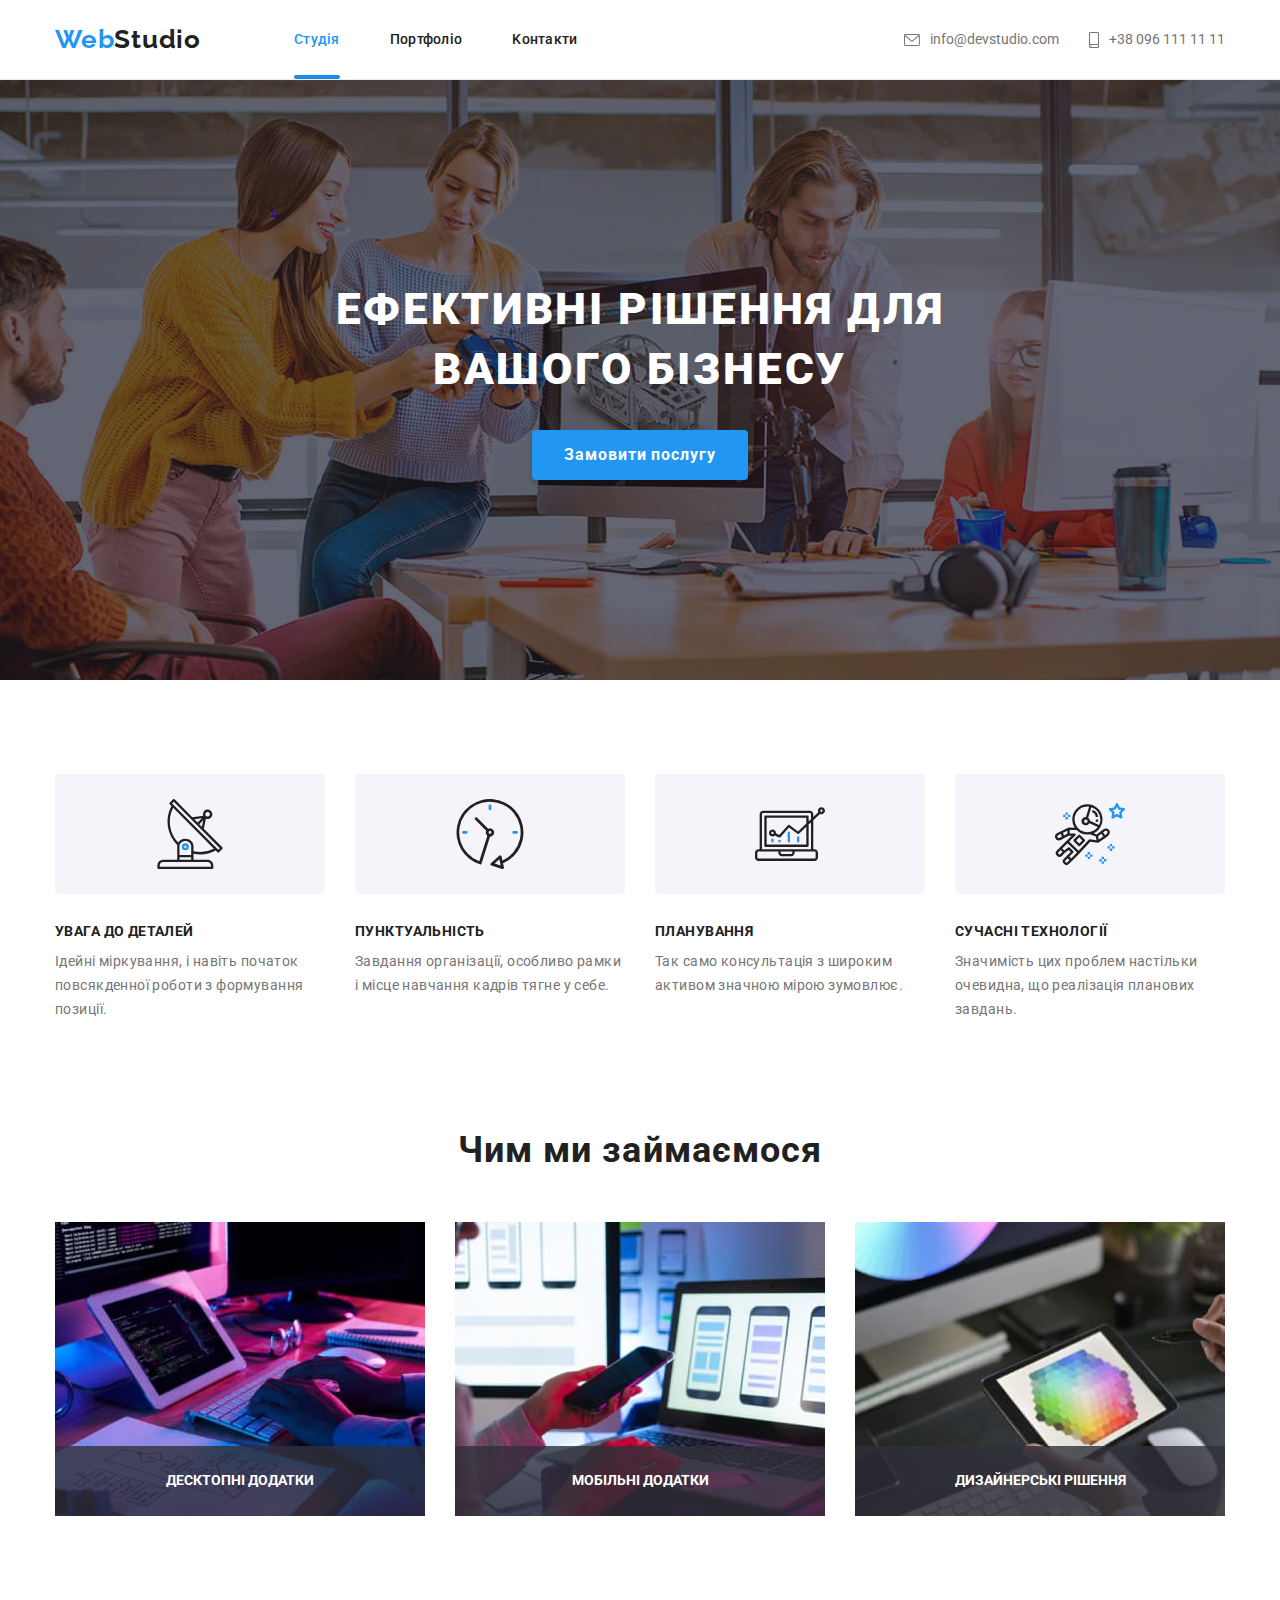
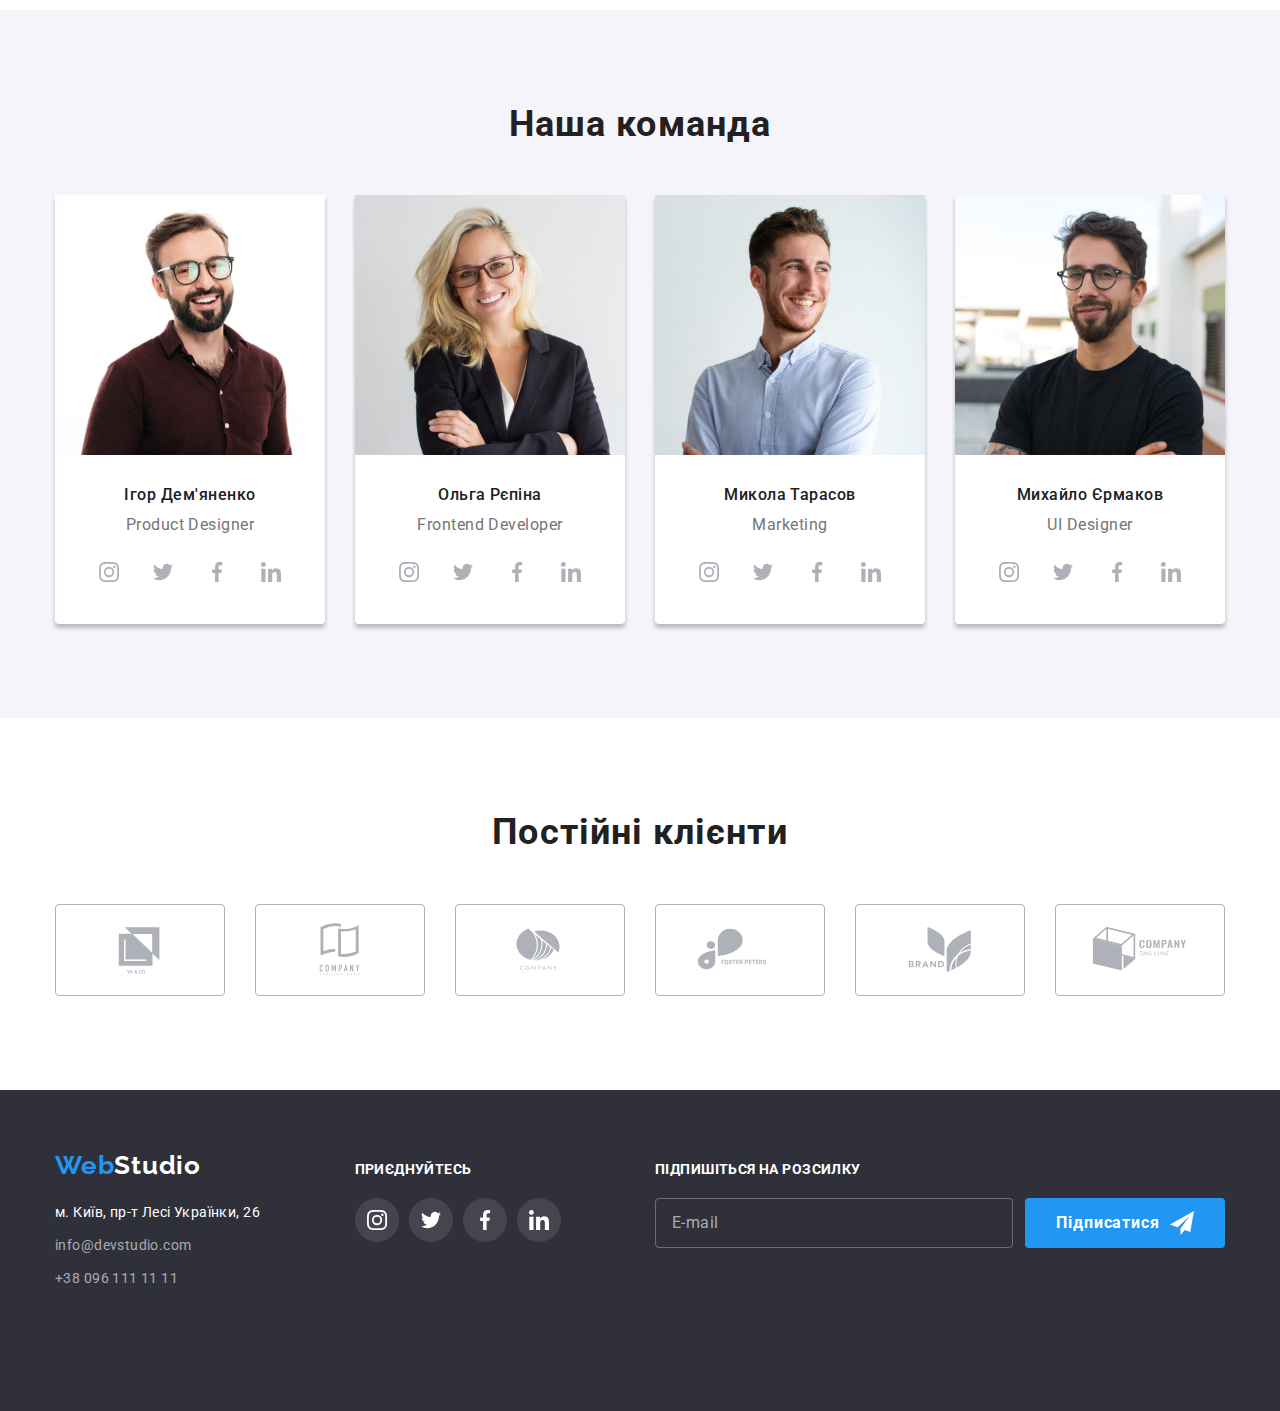
<file: index.html>
<!DOCTYPE html>
<html lang="uk">

<head>
    <meta charset="UTF-8">
    <meta http-equiv="X-UA-Compatible" content="IE=edge">
    <meta name="viewport" content="width=device-width, initial-scale=1.0">
    <title>Студія</title>
    <link
        href="https://fonts.googleapis.com/css2?family=Montserrat:wght@400;500;700;900&family=Raleway:wght@700&family=Roboto:wght@400;500;700;900&display=swap"
        rel="stylesheet" />
    <link rel="stylesheet"
        href="https://cdnjs.cloudflare.com/ajax/libs/modern-normalize/1.1.0/modern-normalize.min.css" />
     <link rel="stylesheet" href="./css/main.min.css"/>
</head>

<body>
    <header class="header">
        <div class="container header__container">
            <nav class="nav">
                <a class="logo header__logo" href="./index.html">Web<span class="logo__txt">Studio</span></a>
                <div class="nav__box">
                <ul class="list nav__list">
                    <li class="nav__item"><a class="nav__link nav__link--current" href="./index.html">Студія</a></li>
                    <li class="nav__item"><a class="nav__link" href="./portfolio.html">Портфоліо</a></li>
                    <li class="nav__item"><a class="nav__link" href="#">Kонтакти</a></li>
                </ul>
                </div>
            </nav>
            <ul class="list header__contacts-list">
                <li class="header__contacts-item">
                    <a class="header__contacts-link" href="mailto:info@devstudio.com">
                        <svg class="header__contacts-icon" width="16" height="12">
                            <use href="./images/symbol-defs.svg#icon-envelope"></use></svg>info@devstudio.com</a>
                </li>
                <li class="header__contacts-item">
                    <a class="header__contacts-link" href="tel:+380961111111">
                        <svg class="header__contacts-icon" width="10" height="16">
                            <use href="./images/symbol-defs.svg#icon-smartphone"></use>
                        </svg>+38 096 111 11 11</a>
                </li>
            </ul>
            <button type="button" class="header__button">
                <svg class="menu-open-icon" width="40" height="40"><use href="./images/symbol-defs.svg#icon-menu_40px"></use></svg>
            </button>
        </div>
    <div class="mob-menu">
        <div class="container">
            <div class="mob-menu__top">
            <button type="button" class="mob-menu__close">
                <svg class="menu-icon" width="40" height="40"><use href="./images/symbol-defs.svg#icon-mobile-close"></use></svg>
            </button>
            <ul class="mob-menu-list list">
                <li class="mob-menu-list__item"><a class="mob-menu-list__link" href="./index.html">Студія</a></li>
                <li class="mob-menu-list__item"><a class="mob-menu-list__link" href="./portfolio.html">Портфоліо</a></li>
                <li class="mob-menu-list__item"><a class="mob-menu-list__link" href="#">Kонтакти</a></li>
            </ul>
            </div>
            <div class="mob-menu__bottom">
            <div class="mob-connect">
                <ul class="list mob-connect__list">
                 <li class="mob-connect__item">
                    <a class="mob-connect__link" href="tel:+380961111111">+38 096 111 11 11</a>
                    </li>
                    <li class="mob-connect__item">
                        <a class="mob-connect__link" href="mailto:info@devstudio.com">info@devstudio.com</a>
                    </li>
                </ul>
                <ul class="mob-soc list">
                    <li class="mob-soc__item"><a class="mob-soc__link" href="#">Instagram</a></li>
                    <li class="mob-soc__item"><a class="mob-soc__link" href="#">Twitter</a></li>
                    <li class="mob-soc__item"><a class="mob-soc__link" href="#">Facebook</a></li>
                    <li class="mob-soc__item"><a class="mob-soc__link" href="#">LinkedIn</a></li>
                </ul>
                </div>
                </div>
            </div>
    </div>     
    </header>
    <main>
        <section class="hero">
            <div class="container">
                <h1 class="hero__title">Ефективні рішення для вашого бізнесу</h1>
                <button class="button hero__button" type="button" data-modal-open>Замовити послугу</button>
            </div>
        </section>
        <section class="features">
            <div class="container">
                <h2 class="secondary-title visually-hidden">Наші переваги</h2>
                <ul class="list features__list">
                    <li class="features__item atenna-svg">
                        <div class="features__icon">
                        <svg width="70" height="70"><use href="./images/symbol-defs.svg#icon-antenna"></use></svg>
                        </div>
                        <h3 class="features__title">Увага до деталей</h3>
                        <p class="features__subtitle">Ідейні міркування, і навіть початок повсякденної роботи з
                            формування
                            позиції.</p>
                    </li>
                    <li class="features__item clock-svg">
                        <div class="features__icon">
                        <svg width="70" height="70"><use href="./images/symbol-defs.svg#icon-clock"></use></svg>
                        </div>
                        <h3 class="features__title">Пунктуальність</h3>
                        <p class="features__subtitle">Завдання організації, особливо рамки і місце навчання кадрів
                            тягне у себе.
                        </p>
                    </li>
                    <li class="features__item diagram-svg">
                        <div class="features__icon">
                        <svg  width="70" height="70"><use href="./images/symbol-defs.svg#icon-diagram"></use></svg>
                        </div>
                        <h3 class="features__title">Планування</h3>
                        <p class="features__subtitle">Так само консультація з широким активом значною мірою зумовлює.
                        </p>
                    </li>
                    <li class="features__item astronaut-svg">
                        <div class="features__icon">
                        <svg  width="70" height="70"><use href="./images/symbol-defs.svg#icon-astronaut"></use></svg>
                        </div>
                        <h3 class="features__title">Сучасні технології</h3>
                        <p class="features__subtitle">Значимість цих проблем настільки очевидна, що реалізація
                            планових завдань.
                        </p>
                    </li>
                </ul>
            </div>
        </section>
        <section class="about">
            <div class="container">
                <h2 class="secondary-title">Чим ми займаємося</h2>
                <ul class="list about__list">
                    <li class="about__item"><img src="./images/computer.jpg" alt="Людина працює за компʼютером" width="370" height="294">
                            <p class="about__txt">Десктопні додатки</p>
                    </li>
                    <li class="about__item"><img src="./images/smartphone.jpg" alt="Людина тримає в руці телефон" width="370" height="294">
                        <p class="about__txt">Мобільні додатки</p>
                    </li>
                    <li class="about__item"><img src="./images/colours.jpg" alt="Людина обирає колір з палітри" width="370" height="294">
                        <p class="about__txt">Дизайнерські рішення</p>
                    </li>
                </ul>
            </div>
        </section>
        <section class="team">
            <div class="container">
                <h2 class="secondary-title">Наша команда</h2>
                <ul class="list team__list">
                    <li class="team__item">
                        <img src="./images/product_designer.jpg" alt="Чоловік в окулярах посміхається" width="270"
                            height="260">
                        <div class="team__box">
                            <h3 class="team__title">Ігор Дем'яненко</h3>
                            <p class="team__subtitle">Product Designer</p>
                            <ul class="socials-list list">
                                <li class="socials-list__item">
                                    <a class="socials-list__link" href="#">
                                        <svg class="socials-list__icon" width="20" height="20">
                                            <use href="./images/symbol-defs.svg#icon-instagram"></use>
                                        </svg>
                                    </a>
                                </li>
                                <li class="socials-list__item">
                                    <a href="#" class="socials-list__link" >
                                        <svg class="socials-list__icon" width="20" height="20">
                                            <use href="./images/symbol-defs.svg#icon-twitter"></use>
                                        </svg>
                                    </a>
                                </li>
                                <li class="socials-list__item">
                                    <a class="socials-list__link" href="#">
                                        <svg class="socials-list__icon" width="20" height="20">
                                            <use href="./images/symbol-defs.svg#icon-facebook"></use>
                                        </svg>
                                    </a>
                                </li>
                                <li class="socials-list__item">
                                    <a class="socials-list__link" href="#">
                                        <svg class="socials-list__icon" width="20" height="20">
                                            <use href="./images/symbol-defs.svg#icon-linkedin"></use>
                                        </svg>
                                    </a>
                                </li>
                            </ul>
                        </div>
                    </li>
                    <li class="team__item">
                        <img src="./images/frontend_developer.jpg"
                            alt="Дівчина в окулярах та чорному жакеті посміхається" width="270" height="260">
                        <div class="team__box">
                            <h3 class="team__title">Ольга Рєпіна</h3>
                            <p class="team__subtitle">Frontend Developer</p>
                            <ul class="socials-list list">
                                <li class="socials-list__item">
                                    <a class="socials-list__link" href="#">
                                        <svg class="socials-list__icon" width="20" height="20">
                                            <use href="./images/symbol-defs.svg#icon-instagram"></use>
                                        </svg>
                                    </a>
                                </li>
                                <li class="socials-list__item">
                                    <a href="#" class="socials-list__link">
                                        <svg class="socials-list__icon" width="20" height="20">
                                            <use href="./images/symbol-defs.svg#icon-twitter"></use>
                                        </svg>
                                    </a>
                                </li>
                                <li class="socials-list__item">
                                    <a class="socials-list__link" href="#">
                                        <svg class="socials-list__icon" width="20" height="20">
                                            <use href="./images/symbol-defs.svg#icon-facebook"></use>
                                        </svg>
                                    </a>
                                </li>
                                <li class="socials-list__item">
                                    <a class="socials-list__link" href="#">
                                        <svg class="socials-list__icon" width="20" height="20">
                                            <use href="./images/symbol-defs.svg#icon-linkedin"></use>
                                        </svg>
                                    </a>
                                </li>
                            </ul>
                        </div>
                    </li>
                    <li class="team__item">
                        <img src="./images/marketing.jpg"
                            alt="Чоловік в блакитній сорочці посміхається, дивиться в сторону" width="270" height="260">
                        <div class="team__box">
                            <h3 class="team__title">Микола Тарасов</h3>
                            <p class="team__subtitle">Marketing</p>
                            <ul class="socials-list list">
                                <li class="socials-list__item">
                                    <a class="socials-list__link" href="#">
                                        <svg class="socials-list__icon" width="20" height="20">
                                            <use href="./images/symbol-defs.svg#icon-instagram"></use>
                                        </svg>
                                    </a>
                                </li>
                                <li class="socials-list__item">
                                    <a href="#" class="socials-list__link">
                                        <svg class="socials-list__icon" width="20" height="20">
                                            <use href="./images/symbol-defs.svg#icon-twitter"></use>
                                        </svg>
                                    </a>
                                </li>
                                <li class="socials-list__item">
                                    <a class="socials-list__link" href="#">
                                        <svg class="socials-list__icon" width="20" height="20">
                                            <use href="./images/symbol-defs.svg#icon-facebook"></use>
                                        </svg>
                                    </a>
                                </li>
                                <li class="socials-list__item">
                                    <a class="socials-list__link" href="#">
                                        <svg class="socials-list__icon" width="20" height="20">
                                            <use href="./images/symbol-defs.svg#icon-linkedin"></use>
                                        </svg>
                                    </a>
                                </li>
                            </ul>
                        </div>
                    </li>
                    <li class="team__item">
                        <img src="./images/ui_designer.jpg" alt="Чоловік в чорній футболці та окулярах посміхається"
                            width="270" height="260">
                        <div class="team__box">
                            <h3 class="team__title">Михайло Єрмаков</h3>
                            <p class="team__subtitle">UI Designer</p>
                            <ul class="socials-list list">
                                <li class="socials-list__item">
                                    <a class="socials-list__link" href="#">
                                        <svg class="socials-list__icon" width="20" height="20">
                                            <use href="./images/symbol-defs.svg#icon-instagram"></use>
                                        </svg>
                                    </a>
                                </li>
                                <li class="socials-list__item">
                                    <a href="#" class="socials-list__link">
                                        <svg class="socials-list__icon" width="20" height="20">
                                            <use href="./images/symbol-defs.svg#icon-twitter"></use>
                                        </svg>
                                    </a>
                                </li>
                                <li class="socials-list__item">
                                    <a class="socials-list__link" href="#">
                                        <svg class="socials-list__icon" width="20" height="20">
                                            <use href="./images/symbol-defs.svg#icon-facebook"></use>
                                        </svg>
                                    </a>
                                </li>
                                <li class="socials-list__item">
                                    <a class="socials-list__link" href="#">
                                        <svg class="socials-list__icon" width="20" height="20">
                                            <use href="./images/symbol-defs.svg#icon-linkedin"></use>
                                        </svg>
                                    </a>
                                </li>
                            </ul>
                        </div>
                    </li>
                </ul>
            </div>
        </section>
        <section class="clients">
            <div class="container">
                <h2 class="secondary-title">Постійні клієнти</h2>
                <ul class="clients__list list">
                    <li class="clients__item">
                        <a class="clients__link" href="#">
                        <svg class="clients__icon" width="106" height="60"><use href="./images/symbol-defs.svg#icon-ya-co-logo"></use></svg>
                        </a>
                    </li>
                    <li class="clients__item">
                        <a class="clients__link" href="#">
                        <svg class="clients__icon" width="106" height="60"><use href="./images/symbol-defs.svg#icon-second-client-logo"></use></svg>
                        </a>
                    </li>
                    <li class="clients__item">
                        <a class="clients__link" href="#">
                        <svg class="clients__icon" width="106" height="60"><use href="./images/symbol-defs.svg#icon-company-logo"></use></svg>
                        </a>
                    </li>
                    <li class="clients__item">
                        <a class="clients__link" href="#">
                        <svg class="clients__icon" width="106" height="60"><use href="./images/symbol-defs.svg#icon-foster-logo"></use></svg>
                        </a>
                    </li>
                    <li class="clients__item">
                        <a  class="clients__link" href="#">
                        <svg class="clients__icon" width="106" height="60"><use href="./images/symbol-defs.svg#icon-brand-logo"></use></svg>
                        </a>
                    </li>
                    <li class="clients__item">
                        <a class="clients__link" href="#">
                        <svg class="clients__icon" width="106" height="60"><use href="./images/symbol-defs.svg#icon-tag-line-logo"></use></svg>
                        </a>
                    </li>
                </ul>
            </div>
        </section> 
    </main>
    <footer class="footer">
        <div class="container footer__wrapper">
            <div class="address-box">
                <a class="logo footer__logo" href="./index.html">Web<span class="footer__logo--white">Studio</span></a>
                <address class="address-box__address">
                    <ul class="list address-box__list">
                        <li class="address-box__item"><a class="address-box__link" href="https://goo.gl/maps/MCh6iijixuNLaUNb6">м.
                                Київ, пр-т Лесі Українки,
                                26</a></li>
                        <li class="address-box__item"><a class="address-box__link address-box__link--alpha" href="mailto:info@devstudio.com">info@devstudio.com</a></li>
                        <li class="address-box__item"><a class="address-box__link address-box__link--alpha" href="tel:+380961111111">+38 096 111 11 11</a>
                        </li>
                    </ul>
                </address> 
            </div>
            <div class="social-box">
                <p class="social-box__txt">Приєднуйтесь</p>
                <ul class="socials-list list">
                    <li class="socials-list__item">
                        <a class="socials-list__link socials-list__link--grey" href="#">
                            <svg class="socials-list__icon socials-list__icon--white" width="20" height="20"><use href="./images/symbol-defs.svg#icon-instagram"></use></svg>
                        </a>
                    </li>
                <li class="socials-list__item">
                    <a class="socials-list__link socials-list__link--grey" href="#">
                            <svg class="socials-list__icon socials-list__icon--white" width="20" height="20">
                                <use href="./images/symbol-defs.svg#icon-twitter"></use>
                            </svg>
                        </a>
                    </li>
                    <li class="socials-list__item">
                        <a class="socials-list__link socials-list__link--grey" href="#">
                            <svg class="socials-list__icon socials-list__icon--white" width="20" height="20">
                                <use href="./images/symbol-defs.svg#icon-facebook"></use>
                            </svg>
                        </a>
                    </li>
                    <li class="socials-list__item">
                        <a class="socials-list__link socials-list__link--grey" href="#">
                            <svg class="socials-list__icon socials-list__icon--white" width="20" height="20">
                                <use href="./images/symbol-defs.svg#icon-linkedin"></use>
                            </svg>
                        </a>
                    </li>
                </ul>
            </div>
                <div class="subscribe-box">
                    <p class="subscribe-box__txt">Підпишіться на розсилку</p>
                    <form class="subscribe-box__form" name="email">
                        <input class="subscribe-box__input" type="email" name="email" id="user-data" placeholder="E-mail">
                        <button class="subscribe-box__button" type="submit">Підписатися
                            <svg class="subscribe-box__icon" width =24 height="24"><use href="./images/symbol-defs.svg#icon-icon-send"></use></svg>
                        </button>  
                        
                    </form>
                </div>
        </div>
    </footer>
    <div class="backdrop is-hidden" data-modal>
        <div class="modal">
            <div class="modal__container">
                <button class="modal__button" type="button" data-modal-close>
                    <svg class="modal__icon" width="18px" height="18px"><use href="./images/symbol-defs.svg#icon-close-black-18dp-2-1"></use></svg>
                </button>
                <h2 class="modal__title">Залиште свої дані, ми вам передзвонимо</h2>
                <form class="form">
                    <label class="form__label" for="username">Імʼя</label>
                    <div class="form__field">
                        <input class="form__input" type="text" name="username" id="username">
                        <svg class="form__icon" width="18" height="18"><use href="./images/symbol-defs.svg#icon-person-black-18dp-1"></use></svg>
                    </div>
                    <label class="form__label" for="user-phone">Телефон</label>
                    <div class="form__field">
                        <input class="form__input" type="tel" id="user-phone">
                        <svg class="form__icon" width="18" height="18"><use href="./images/symbol-defs.svg#icon-phone-black-18dp-1"></use></svg>
                    </div>
                    <label class="form__label" for="user-email">Пошта</label>
                    <div class="form__field">
                    <input class="form__input" type="email" name="email" id="user-email">
                    <svg  class="form__icon" width="18" height="18"><use href="./images/symbol-defs.svg#icon-email-black-18dp-1"></use></svg>
                    </div>

                    <label class="form__label" for="user-comment">Коментар</label>
                    <textarea class="form__comment" name="comment" id="user-comment" placeholder="Введіть текст"></textarea>
                    <div class="conditions">  
                    <input class="conditions__input" type="checkbox" name="terms" id="terms">
            
                    <label class="conditions__label" for="terms"><svg class="conditions__checkbox" width="16" height="15"><use href="./images/symbol-defs.svg#icon-icon-check"></use></svg>Погоджуюся з розсилкою та приймаю<a class="conditions__link" href="#"> Умови договору</a></label>
                    </div>
                    <button class="form__button" type="submit">Відправити</button>
                </form>
            </div>
        </div>
    </div>
    <script src="./js/modal.js"></script>
    <script src="./js/menu.js"></script>
</body>

</html>
</file>
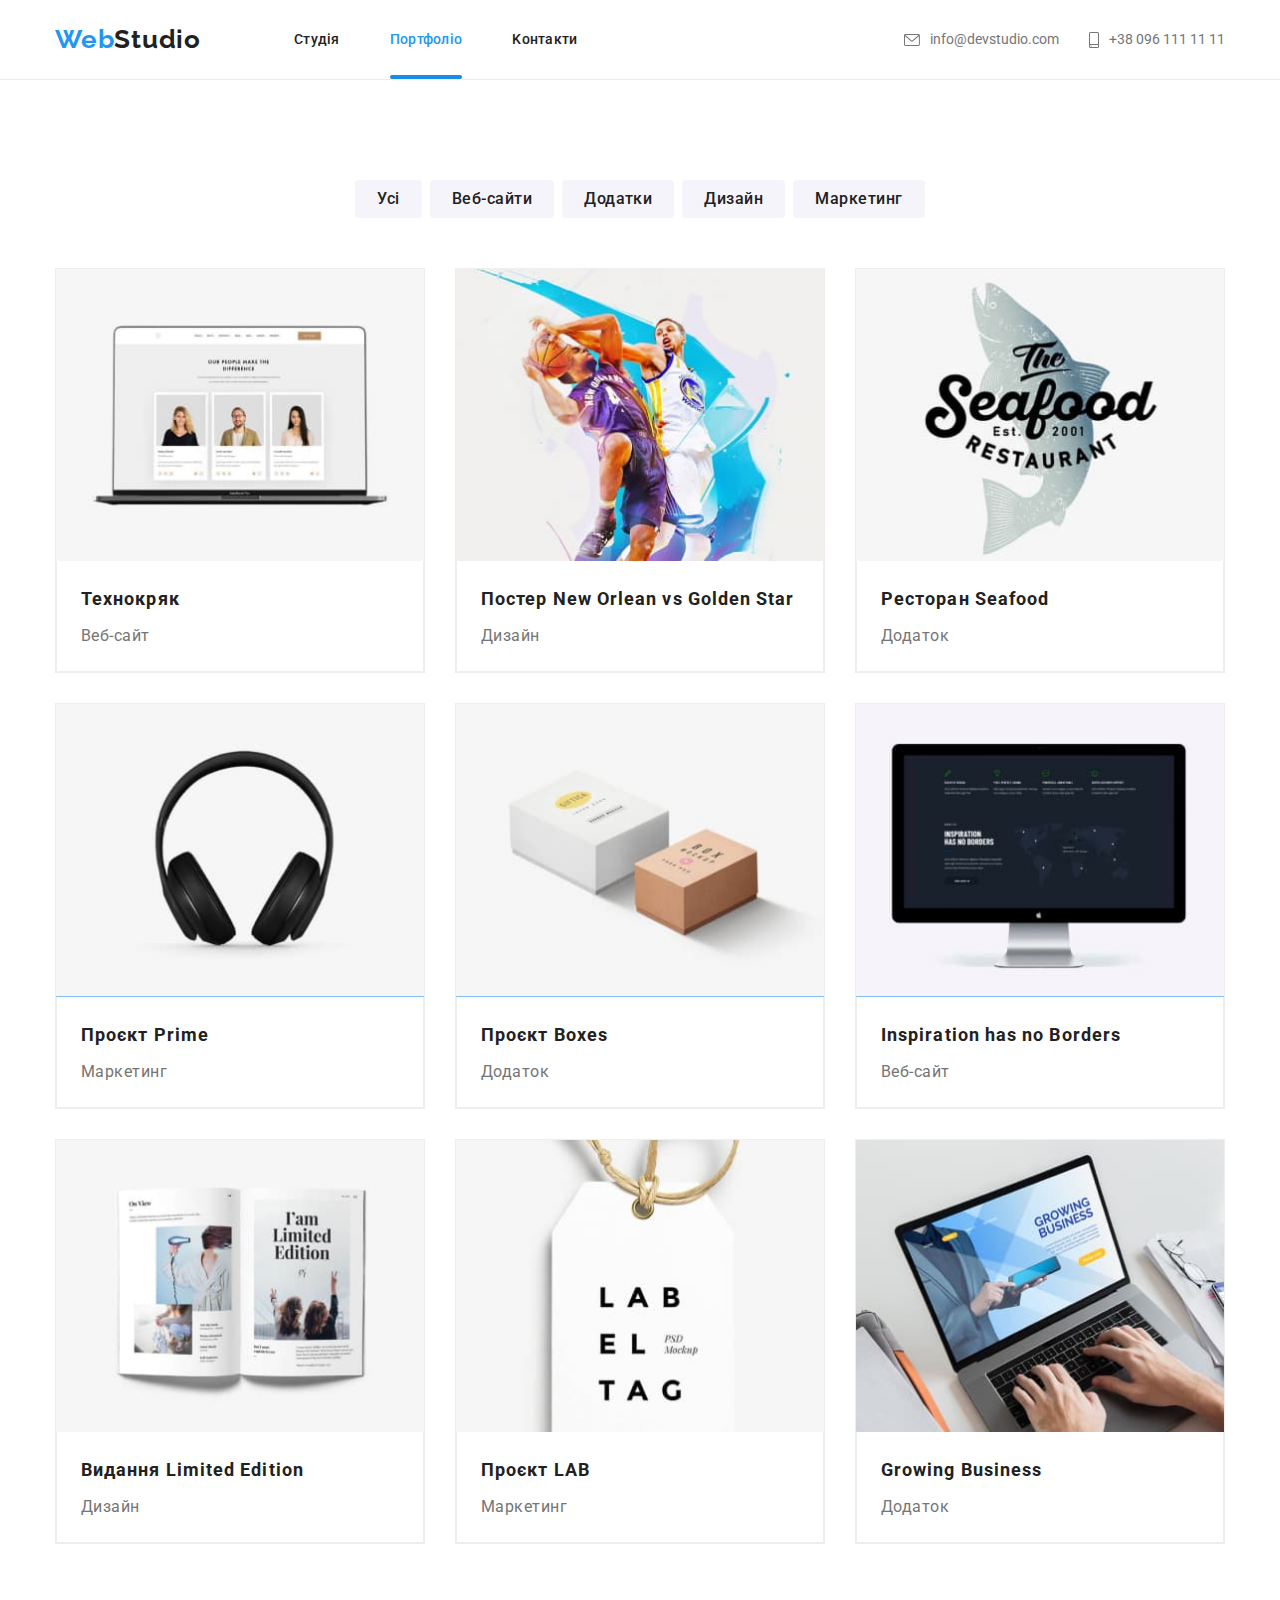
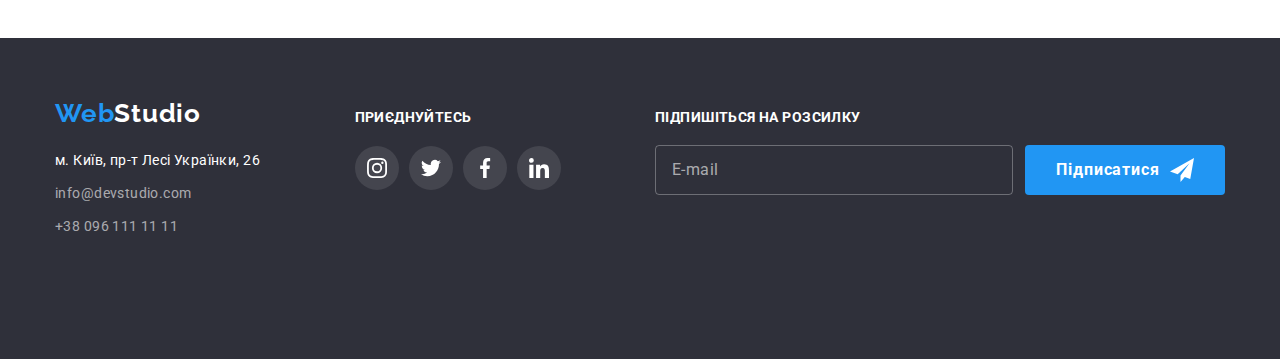
<file: portfolio.html>
<!DOCTYPE html>
<html lang="uk">
  <head>
    <meta charset="UTF-8" />
    <meta http-equiv="X-UA-Compatible" content="IE=edge" />
    <meta name="viewport" content="width=device-width, initial-scale=1.0" />
    <title>Портфоліо</title>
    <link
      href="https://fonts.googleapis.com/css2?family=Montserrat:wght@400;500;700;900&family=Raleway:wght@700&family=Roboto:wght@400;500;700;900&display=swap"
      rel="stylesheet"
    />
    <link
      rel="stylesheet"
      href="https://cdnjs.cloudflare.com/ajax/libs/modern-normalize/1.1.0/modern-normalize.min.css"
    />
    <link rel="stylesheet" href="./css/main.min.css"/>
  </head>

  <body>
     <header class="header">
        <div class="container header__container">
            <nav class="nav">
                <a class="logo header__logo" href="./index.html">Web<span class="logo__txt">Studio</span></a>
                <ul class="list nav__list">
                    <li class="nav__item"><a class="nav__link" href="./index.html">Студія</a></li>
                    <li class="nav__item"><a class="nav__link nav__link--current" href="./portfolio.html">Портфоліо</a></li>
                    <li class="nav__item"><a class="nav__link" href="#">Kонтакти</a></li>
                </ul>
            </nav>
            <ul class="list header__contacts-list">
                <li class="header__contacts-item">
                    <a class="header__contacts-link" href="mailto:info@devstudio.com">
                        <svg class="header__contacts-icon" width="16" height="12">
                            <use href="./images/symbol-defs.svg#icon-envelope"></use></svg>info@devstudio.com</a>
                </li>
                <li class="header__contacts-item">
                    <a class="header__contacts-link" href="tel:+380961111111">
                        <svg class="header__contacts-icon" width="10" height="16">
                            <use href="./images/symbol-defs.svg#icon-smartphone"></use>
                        </svg>+38 096 111 11 11</a>
                </li>
            </ul>
        </div>
    </header>
    <main>
      <section class="portfolio">
        <div class="container">
            <h1 class="secondary-title visually-hidden">Портфоліо</h1>
          <h2 class="secondary-title visually-hidden">Наші проекти</h2>
          <ul class="list btns">
            <li class="btns__item">
              <button class="btns__btn" type="button">Усі</button>
            </li>
            <li class="btns__item">
              <button class="btns__btn" type="button">Веб-сайти</button>
            </li>
            <li class="btns__item">
              <button class="btns__btn" type="button">Додатки</button>
            </li>
            <li class="btns__item">
              <button class="btns__btn" type="button">Дизайн</button>
            </li>
            <li class="btns__item">
              <button class="btns__btn" type="button">Маркетинг</button>
            </li>
          </ul>
          <ul class="list products">
            <li class="products__item">
              <a class="products__link" href="#">
                <div class="overlay">
                  <img
                    src="./images/technokryak.jpg"
                    alt="ноутбук, на екрані зображені три фотокартки людей"
                    width="370"
                    height="294"
                  />
                  <p class="overlay__txt">
                    Ресурс пропонує комплексні пропозиції з різним рівнем
                    функціоналу та сервісів. Все це дозволить відвідувачу
                    отримати вичерпні відомості про компанію чи приватну особу.
                  </p>
                </div>
                <div class="products__box">
                  <h3 class="products__title">Технокряк</h3>
                  <p class="products__subtitle">Веб-сайт</p>
                </div>
              </a>
            </li>
            <li class="products__item">
              <a class="products__link" href="#">
                <div class="overlay">
                <img
                  src="./images/new_orlean.jpg"
                  alt="двоє баскетболістів з різних команд в боротьбі за мʼяч"
                  width="370"
                  height="294"
                />
                  <p class="overlay__txt">
                    Ресурс пропонує комплексні пропозиції з різним рівнем
                    функціоналу та сервісів. Все це дозволить відвідувачу
                    отримати вичерпні відомості про компанію чи приватну особу.
                  </p>
                </div>
                <div class="products__box">
                  <h3 class="products__title">
                    Постер New Orlean vs Golden Star
                  </h3>
                  <p class="products__subtitle">Дизайн</p>
                </div>
              </a>
            </li>
           <li class="products__item">
              <a class="products__link" href="#">
                <div class="overlay">
                <img
                  src="./images/seafood.jpg"
                  alt="логотип ресторану, назва ресторану на фоні риби"
                  width="370"
                  height="294"
                />
                  <p class="overlay__txt">
                    Ресурс пропонує комплексні пропозиції з різним рівнем
                    функціоналу та сервісів. Все це дозволить відвідувачу
                    отримати вичерпні відомості про компанію чи приватну особу.
                  </p>
                </div>
                <div class="products__box">
                  <h3 class="products__title">Ресторан Seafood</h3>
                  <p class="products__subtitle">Додаток</p>
                </div>
              </a>
            </li>
            <li class="products__item">
              <a class="products__link" href="#">
                <div class="overlay">
                <img
                  src="./images/project_prime.jpg"
                  alt="чорні навушники"
                  width="370"
                  height="294"
                />
                  <p class="overlay__txt">
                    Ресурс пропонує комплексні пропозиції з різним рівнем
                    функціоналу та сервісів. Все це дозволить відвідувачу
                    отримати вичерпні відомості про компанію чи приватну особу.
                  </p>
                </div>
                <div class="products__box">
                  <h3 class="products__title">Проєкт Prime</h3>
                  <p class="products__subtitle">Маркетинг</p>
                </div>
              </a>
            </li>
            <li class="products__item">
              <a class="products__link" href="#">
                <div class="overlay">
                <img
                  src="./images/boxes.jpg"
                  alt="біла та коричнева коробки"
                  width="370"
                  height="294"
                />
                  <p class="overlay__txt">
                    Ресурс пропонує комплексні пропозиції з різним рівнем
                    функціоналу та сервісів. Все це дозволить відвідувачу
                    отримати вичерпні відомості про компанію чи приватну особу.
                  </p>
                </div>
                <div class="products__box">
                  <h3 class="products__title">Проєкт Boxes</h3>
                  <p class="products__subtitle">Додаток</p>
                </div>
              </a>
            </li>
           <li class="products__item">
              <a class="products__link" href="#">
                <div class="overlay">
                <img
                  src="./images/inspiration.jpg"
                  alt="монітор з зображенням веб-сайту"
                  width="370"
                  height="294"
                />
                  <p class="overlay__txt">
                    Ресурс пропонує комплексні пропозиції з різним рівнем
                    функціоналу та сервісів. Все це дозволить відвідувачу
                    отримати вичерпні відомості про компанію чи приватну особу.
                  </p>
                </div>
                <div class="products__box">
                  <h3 class="products__title">Inspiration has no Borders</h3>
                  <p class="products__subtitle">Веб-сайт</p>
                </div>
              </a>
            </li>
            <li class="products__item">
              <a class="products__link" href="#">
                <div class="overlay">
                <img
                  src="./images/limited_edition.jpg"
                  alt="відкритий журнал"
                  width="370"
                  height="294"
                />
                  <p class="overlay__txt">
                    Ресурс пропонує комплексні пропозиції з різним рівнем
                    функціоналу та сервісів. Все це дозволить відвідувачу
                    отримати вичерпні відомості про компанію чи приватну особу.
                  </p>
                </div>
                <div class="products__box">
                  <h3 class="products__title">Видання Limited Edition</h3>
                  <p class="products__subtitle">Дизайн</p>
                </div>
              </a>
            </li>
          <li class="products__item">
              <a class="products__link" href="#">
                <div class="overlay">
                <img
                  src="./images/project_lab.jpg"
                  alt="бирка для одягу з назвою проєкту"
                  width="370"
                  height="294"
                />
                  <p class="overlay__txt">
                    Ресурс пропонує комплексні пропозиції з різним рівнем
                    функціоналу та сервісів. Все це дозволить відвідувачу
                    отримати вичерпні відомості про компанію чи приватну особу.
                  </p>
                </div>
                <div class="products__box">
                  <h3 class="products__title">Проєкт LAB</h3>
                  <p class="products__subtitle">Маркетинг</p>
                </div>
              </a>
            </li>
            <li class="products__item">
              <a class="products__link" href="#">
                <div class="overlay">
                <img
                  src="./images/growing_business.jpg"
                  alt="людина працює за компʼютером"
                  width="370"
                  height="294"
                />
                  <p class="overlay__txt">
                    Ресурс пропонує комплексні пропозиції з різним рівнем
                    функціоналу та сервісів. Все це дозволить відвідувачу
                    отримати вичерпні відомості про компанію чи приватну особу.
                  </p>
                </div>
                <div class="products__box">
                  <h3 class="products__title">Growing Business</h3>
                  <p class="products__subtitle">Додаток</p>
                </div>
              </a>
            </li>
          </ul>
        </div>
      </section>
    </main>
    <footer class="footer">
      <div class="container footer__wrapper">
        <div class="address-box">
          <a class="logo footer__logo" href="./index.html"
            >Web<span class="footer__logo--white">Studio</span></a
          >
          <address class="address-box__address">
            <ul class="list address-box__list">
              <li class="address-box__item">
                <a
                  class="address-box__link"
                  href="https://goo.gl/maps/MCh6iijixuNLaUNb6"
                  >м. Київ, пр-т Лесі Українки, 26</a
                >
              </li>
              <li class="address-box__item">
                <a
                  class="address-box__link address-box__link--alpha"
                  href="mailto:info@devstudio.com"
                  >info@devstudio.com</a
                >
              </li>
              <li class="address-box__item">
                <a
                  class="address-box__link address-box__link--alpha"
                  href="tel:+380961111111"
                  >+38 096 111 11 11</a
                >
              </li>
            </ul>
          </address>
        </div>
        <div class="social-box">
          <p class="social-box__txt">Приєднуйтесь</p>
          <ul class="socials-list list">
            <li class="socials-list__item">
              <a class="socials-list__link socials-list__link--grey" href="#">
                <svg
                  class="socials-list__icon socials-list__icon--white"
                  width="20"
                  height="20"
                >
                  <use href="./images/symbol-defs.svg#icon-instagram"></use>
                </svg>
              </a>
            </li>
            <li class="socials-list__item">
              <a class="socials-list__link socials-list__link--grey" href="#">
                <svg
                  class="socials-list__icon socials-list__icon--white"
                  width="20"
                  height="20"
                >
                  <use href="./images/symbol-defs.svg#icon-twitter"></use>
                </svg>
              </a>
            </li>
            <li class="socials-list__item">
              <a class="socials-list__link socials-list__link--grey" href="#">
                <svg
                  class="socials-list__icon socials-list__icon--white"
                  width="20"
                  height="20"
                >
                  <use href="./images/symbol-defs.svg#icon-facebook"></use>
                </svg>
              </a>
            </li>
            <li class="socials-list__item">
              <a class="socials-list__link socials-list__link--grey" href="#">
                <svg
                  class="socials-list__icon socials-list__icon--white"
                  width="20"
                  height="20"
                >
                  <use href="./images/symbol-defs.svg#icon-linkedin"></use>
                </svg>
              </a>
            </li>
          </ul>
        </div>
        <div class="subscribe-box">
          <p class="subscribe-box__txt">Підпишіться на розсилку</p>
          <form class="subscribe-box__form" name="email">
            <input
              class="subscribe-box__input"
              type="email"
              name="email"
              id="user-data"
              placeholder="E-mail"
            />
            <button class="subscribe-box__button" type="submit">
              Підписатися
              <svg class="subscribe-box__icon" width="24" height="24">
                <use href="./images/symbol-defs.svg#icon-icon-send"></use>
              </svg>
            </button>
          </form>
        </div>
      </div>
    </footer>
  </body>
</html>
</file>
<file: css/main.min.css>
:root{--primary-text-color: #212121;--secondary-text-color: #757575;--white-color: #FFFFFF;--blue-color: #2196F3;--main-background-color: #FFFFFF;--secondary-background-color: #F5F4FA;--footer-color: #2F303A;--borders-color: #AFB1B8;--time: cubic-bezier(0.4, 0, 0.2, 1)
}.visually-hidden{position:absolute;white-space:nowrap;width:1px;height:1px;overflow:hidden;border:0;padding:0;clip:rect(0 0 0 0);-webkit-clip-path:inset(50%);clip-path:inset(50%);margin:-1px}.is-hidden{opacity:0;visibility:hidden;pointer-events:none}img{display:block;width:100%;height:auto}body{font-family:'Roboto', sans-serif;font-size:14px;color:var(--primary-text-color);background-color:var(--main-background-color)}button{cursor:pointer;font-family:inherit;border:none;border-radius:4px}a{text-decoration:none}h1,h2,h3,h4,h5,h6,p{margin-top:0}.list{list-style:none;margin:0;padding-left:0}.container{width:100%;padding-right:15px;padding-left:15px;margin-right:auto;margin-left:auto}@media screen and (min-width: 480px){.container{width:480px}}@media screen and (min-width: 768px){.container{width:768px}}@media screen and (min-width: 1200px){.container{width:1200px}}.header{height:60px;width:100%;border-bottom:1px solid #ECECEC}@media screen and (min-width: 768px){.header{height:80px}}.header__container{height:100%;display:-webkit-box;display:-ms-flexbox;display:flex}.header__logo{display:-webkit-box;display:-ms-flexbox;display:flex;-webkit-box-align:center;-ms-flex-align:center;align-items:center}@media screen and (min-width: 768px){.header__logo{margin-right:87px}}@media screen and (min-width: 1200px){.header__logo{margin-right:93px}}.header__contacts-list{display:none}@media screen and (min-width: 768px){.header__contacts-list{display:-webkit-box;display:-ms-flexbox;display:flex;-webkit-box-orient:vertical;-webkit-box-direction:normal;-ms-flex-direction:column;flex-direction:column;-webkit-box-pack:center;-ms-flex-pack:center;justify-content:center;gap:10px;margin-left:auto}}@media screen and (min-width: 1200px){.header__contacts-list{-webkit-box-orient:horizontal;-webkit-box-direction:normal;-ms-flex-direction:row;flex-direction:row;-webkit-box-align:center;-ms-flex-align:center;align-items:center;gap:30px}}.header__contacts-link{display:-webkit-box;display:-ms-flexbox;display:flex;-webkit-box-align:center;-ms-flex-align:center;align-items:center;color:var(--secondary-text-color);gap:8px;-webkit-transition:color 250ms var(--time);transition:color 250ms var(--time)}@media screen and (min-width: 1200px){.header__contacts-link{gap:10px;padding:32px 0}}.header__contacts-link:hover,.header__contacts-link:focus{color:var(--blue-color)}.header__contacts-icon{fill:currentColor}.header__button{padding:0;background-color:transparent;border-color:transparent}.header__button:hover,.header__button:focus{fill:var(--blue-color)}@media screen and (min-width: 768px){.header__button{display:none}}.header__contacts-icon{fill:currentColor}.nav,.nav__list{display:-webkit-box;display:-ms-flexbox;display:flex;-webkit-box-align:center;-ms-flex-align:center;align-items:center;margin-right:auto}.nav__box{display:none}@media screen and (min-width: 768px){.nav__box{display:block}}.nav__item:not(:last-child){margin-right:50px;margin-left:0px}.nav__link{display:block;position:relative;padding:32px 0 32px 0;font-weight:500;line-height:1.14;letter-spacing:0.02em;color:var(--primary-txt-color);-webkit-transition:color 250ms var(--time);transition:color 250ms var(--time)}.nav__link:hover,.nav__link:focus{color:var(--blue-color)}.nav__link--current{color:var(--blue-color)}.nav__link--current::after{content:" ";position:absolute;bottom:0;left:0;width:100%;height:4px;border-radius:2px;background-color:#188CE8}.logo{display:block;font-family:'Raleway', sans-serif;color:var(--blue-color);font-style:normal;font-weight:700;font-size:26px;line-height:1.19;letter-spacing:0.03em}.logo__txt{color:var(--primary-text-color)}.features{padding:94px 0}.features__list{display:-webkit-box;display:-ms-flexbox;display:flex;-webkit-box-orient:vertical;-webkit-box-direction:normal;-ms-flex-direction:column;flex-direction:column;gap:30px}@media screen and (min-width: 768px){.features__list{-webkit-box-orient:horizontal;-webkit-box-direction:normal;-ms-flex-direction:row;flex-direction:row;-ms-flex-wrap:wrap;flex-wrap:wrap}}@media screen and (min-width: 1200px){.features__list{width:270px;-webkit-box-orient:horizontal;-webkit-box-direction:normal;-ms-flex-direction:row;flex-direction:row;-ms-flex-wrap:nowrap;flex-wrap:nowrap}}.features__icon{display:-webkit-box;display:-ms-flexbox;display:flex;background-color:#F5F4FA;width:450px;height:120px;border-radius:4px;-webkit-box-align:center;-ms-flex-align:center;align-items:center;-webkit-box-pack:center;-ms-flex-pack:center;justify-content:center;margin-bottom:30px}@media screen and (min-width: 768px){.features__icon{width:354px}}@media screen and (min-width: 1200px){.features__icon{width:270px}}.features__title{font-size:14px;line-height:1.14;letter-spacing:0.03em;text-transform:uppercase;color:var(--primary-text-color);margin-bottom:10px}.features__subtitle{font-size:14px;line-height:1.71;letter-spacing:0.03em;color:var(--secondary-text-color)}.features__title{font-size:14px;line-height:1.14;letter-spacing:0.03em;text-transform:uppercase;color:var(--primary-text-color);margin-bottom:10px;text-align:center}@media screen and (min-width: 768px){.features__title{text-align:start}}.features__subtitle{font-size:14px;line-height:1.71;letter-spacing:0.03em;color:var(--secondary-text-color)}@media screen and (min-width: 768px){.features__subtitle{max-width:354px}}@media screen and (min-width: 1200px){.features__subtitle{max-width:270px}}.button{display:block;background-color:var(--blue-color);color:var(--white-color);-webkit-box-shadow:0px 4px 4px rgba(0,0,0,0.15);box-shadow:0px 4px 4px rgba(0,0,0,0.15);font-family:inherit;font-weight:700;font-size:16px;line-height:1.87;text-align:center;letter-spacing:0.06em;border-radius:4px;min-width:200px;padding:10px 24px}.hero{max-width:100%;height:400px;margin:0 auto;padding:118px 0;background-color:var(--footer-color);color:var(--white-color);background-repeat:no-repeat;background-size:cover;background-position:center;-webkit-box-align:center;-ms-flex-align:center;align-items:center;text-align:center;background-image:-webkit-gradient(linear, left top, left bottom, from(rgba(47,48,58,0.4)), to(rgba(47,48,58,0.4))),url(../images/bg-mobile.jpg);background-image:linear-gradient(rgba(47,48,58,0.4), rgba(47,48,58,0.4)),url(../images/bg-mobile.jpg)}@media screen and (min-width: 768px){.hero{background-image:-webkit-gradient(linear, left top, left bottom, from(rgba(47,48,58,0.4)), to(rgba(47,48,58,0.4))),url(../images/hero-tab.jpg);background-image:linear-gradient(rgba(47,48,58,0.4), rgba(47,48,58,0.4)),url(../images/hero-tab.jpg);padding:118px 0}}@media screen and (min-width: 1200px){.hero{background-image:-webkit-gradient(linear, left top, left bottom, from(rgba(47,48,58,0.4)), to(rgba(47,48,58,0.4))),url(../images/hero-desktop.jpg);background-image:linear-gradient(rgba(47,48,58,0.4), rgba(47,48,58,0.4)),url(../images/hero-desktop.jpg);height:600px;padding:200px 0}}.hero__title{margin-left:auto;margin-right:auto;max-width:360px;margin-bottom:30px;font-weight:900;font-size:26px;line-height:1.62;text-align:center;letter-spacing:0.06em;text-transform:uppercase;color:var(--white-color)}@media screen and (min-width: 1200px){.hero__title{max-width:696px;font-size:44px;line-height:1.36}}.hero__button{margin:0 auto;padding:10px 24px;-webkit-transition:background-color 250ms var(--time),-webkit-box-shadow 250ms var(--time);transition:background-color 250ms var(--time),-webkit-box-shadow 250ms var(--time);transition:background-color 250ms var(--time),box-shadow 250ms var(--time);transition:background-color 250ms var(--time),box-shadow 250ms var(--time),-webkit-box-shadow 250ms var(--time)}@media screen and (min-width: 1200px){.hero__button{padding:10px 32px}}.hero__button:hover,.hero__button:focus{background-color:#188CE8;-webkit-box-shadow:0px 4px 4px rgba(0,0,0,0.15);box-shadow:0px 4px 4px rgba(0,0,0,0.15)}.secondary-title{font-style:normal;font-size:28px;line-height:1.16;text-align:center;letter-spacing:0.03em;margin-bottom:30px;padding-top:0}@media screen and (min-width: 1200px){.secondary-title{font-size:36px;margin-bottom:50px}}.team{background-color:var(--secondary-background-color);padding:60px 0}@media screen and (min-width: 768px){.team{padding:94px 0}}.team__list{display:-webkit-box;display:-ms-flexbox;display:flex;-webkit-box-orient:vertical;-webkit-box-direction:normal;-ms-flex-direction:column;flex-direction:column;-webkit-box-align:center;-ms-flex-align:center;align-items:center;-ms-flex-wrap:wrap;flex-wrap:wrap;gap:30px}@media screen and (min-width: 768px){.team__list{-webkit-box-orient:horizontal;-webkit-box-direction:normal;-ms-flex-direction:row;flex-direction:row}}.team__item{width:100%;background-color:var(--main-background-color);border-radius:0px 0px 4px 4px;-webkit-box-shadow:0 4px 4px rgba(0,0,0,0.25);box-shadow:0 4px 4px rgba(0,0,0,0.25)}@media screen and (min-width: 768px){.team__item{-ms-flex-preferred-size:calc((100% - 30px) / 2);flex-basis:calc((100% - 30px) / 2)}}@media screen and (min-width: 1200px){.team__item{-ms-flex-preferred-size:calc((100% - 90px) / 4);flex-basis:calc((100% - 90px) / 4)}}.team__box{padding-top:30px;padding-bottom:30px}@media screen and (min-width: 1200px){.team__box{padding-bottom:30px}}.team__title{font-weight:500;font-size:16px;line-height:1.26;text-align:center;letter-spacing:0.03em;color:var(--primary-text-color);margin-bottom:10px}.team__subtitle{font-size:16px;line-height:1.19;text-align:center;letter-spacing:0.03em;color:var(--secondary-text-color);margin-bottom:16px}.clients{-webkit-box-align:center;-ms-flex-align:center;align-items:center;padding:60px 15px}@media screen and (min-width: 768px){.clients{padding:94px 0}}.clients__list{display:-webkit-box;display:-ms-flexbox;display:flex;-ms-flex-wrap:wrap;flex-wrap:wrap;-webkit-box-pack:center;-ms-flex-pack:center;justify-content:center;gap:30px}.clients__item{width:calc((100% - 30px) / 2);height:92px}@media screen and (min-width: 768px){.clients__item{width:calc((100% - 60px) / 3)}}@media screen and (min-width: 1200px){.clients__item{width:calc((100% - 150px) / 6)}}.clients__link{display:-webkit-box;display:-ms-flexbox;display:flex;-webkit-box-pack:center;-ms-flex-pack:center;justify-content:center;-webkit-box-align:center;-ms-flex-align:center;align-items:center;width:100%;height:100%;border:1px solid #AFB1B8;border-radius:4px;color:var(--borders-color);-webkit-transition:color 250ms var(--time);transition:color 250ms var(--time)}.clients__link:hover,.clients__link:focus{color:var(--blue-color);border-color:var(--blue-color)}.clients__icon{fill:currentColor}.footer{background-color:var(--footer-color);padding-top:60px;padding-bottom:60px}.footer__logo{margin-bottom:20px}.footer__logo--white{color:var(--white-color)}.footer__wrapper{display:-webkit-box;display:-ms-flexbox;display:flex;-webkit-box-align:center;-ms-flex-align:center;align-items:center;-webkit-box-orient:vertical;-webkit-box-direction:normal;-ms-flex-direction:column;flex-direction:column}@media screen and (min-width: 768px){.footer__wrapper{-webkit-box-orient:horizontal;-webkit-box-direction:normal;-ms-flex-direction:row;flex-direction:row;-ms-flex-wrap:wrap;flex-wrap:wrap;-ms-flex-pack:distribute;justify-content:space-around;-webkit-box-align:baseline;-ms-flex-align:baseline;align-items:baseline}}@media screen and (min-width: 1200px){.footer__wrapper{-webkit-box-pack:justify;-ms-flex-pack:justify;justify-content:space-between}}.address-box{display:-webkit-box;display:-ms-flexbox;display:flex;-webkit-box-orient:vertical;-webkit-box-direction:normal;-ms-flex-direction:column;flex-direction:column;-webkit-box-align:center;-ms-flex-align:center;align-items:center;margin-bottom:60px}@media screen and (min-width: 1200px){.address-box{-webkit-box-align:start;-ms-flex-align:start;align-items:flex-start}}.address-box__item{text-align:center}@media screen and (min-width: 1200px){.address-box__item{text-align:start}}.address-box__item:not(:last-child){margin-bottom:8px}@media screen and (min-width: 1200px){.address-box__item:not(:last-child){margin-bottom:9px}}.address-box__link{font-style:normal;font-weight:400;font-size:14px;line-height:1.71;letter-spacing:0.03em;color:var(--white-color);-webkit-transition:color 250ms var(--time);transition:color 250ms var(--time)}.address-box__link:hover,.address-box__link:focus{color:var(--blue-color)}.address-box__link--alpha{color:rgba(255,255,255,0.6)}.address-box__link--alpha:hover,.address-box__link--alpha:focus{color:var(--blue-color)}.social-box{margin-bottom:60px}@media screen and (min-width: 1200px){.social-box{margin-bottom:0}}.social-box__txt{display:block;font-weight:700;font-size:14px;line-height:16px;letter-spacing:0.03em;text-transform:uppercase;color:var(--white-color);margin-bottom:20px;text-align:center}@media screen and (min-width: 1200px){.social-box__txt{text-align:start;line-height:1.14}}.subscribe-box{width:100%}@media screen and (min-width: 768px){.subscribe-box{width:450px}}@media screen and (min-width: 1200px){.subscribe-box{width:570px}}.subscribe-box__txt{display:block;font-weight:700;font-size:14px;line-height:16px;letter-spacing:0.03em;text-transform:uppercase;color:var(--white-color);margin-bottom:20px;text-align:center}@media screen and (min-width: 1200px){.subscribe-box__txt{text-align:left;line-height:1.17}}.subscribe-box__form{display:-webkit-box;display:-ms-flexbox;display:flex;-webkit-box-orient:vertical;-webkit-box-direction:normal;-ms-flex-direction:column;flex-direction:column;-webkit-box-align:center;-ms-flex-align:center;align-items:center}@media screen and (min-width: 1200px){.subscribe-box__form{-webkit-box-orient:horizontal;-webkit-box-direction:normal;-ms-flex-direction:row;flex-direction:row;-webkit-box-align:baseline;-ms-flex-align:baseline;align-items:baseline;-webkit-box-pack:justify;-ms-flex-pack:justify;justify-content:space-between}}.subscribe-box__input{width:100%;height:50px;border:1px solid rgba(255,255,255,0.3);background-color:transparent;color:var(--white-color);outline:none;border-radius:4px;padding:0 16px 0 16px;margin-bottom:30px}@media screen and (min-width: 1200px){.subscribe-box__input{width:358px}}.subscribe-box__input::-webkit-input-placeholder{font-weight:400;font-size:16px;line-height:1.25;display:-webkit-box;display:flex;-webkit-box-align:center;align-items:center;letter-spacing:0.03em;color:rgba(255,255,255,0.6)}.subscribe-box__input:-ms-input-placeholder{font-weight:400;font-size:16px;line-height:1.25;display:-ms-flexbox;display:flex;-ms-flex-align:center;align-items:center;letter-spacing:0.03em;color:rgba(255,255,255,0.6)}.subscribe-box__input::-ms-input-placeholder{font-weight:400;font-size:16px;line-height:1.25;display:-ms-flexbox;display:flex;-ms-flex-align:center;align-items:center;letter-spacing:0.03em;color:rgba(255,255,255,0.6)}.subscribe-box__input::placeholder{font-weight:400;font-size:16px;line-height:1.25;display:-webkit-box;display:-ms-flexbox;display:flex;-webkit-box-align:center;-ms-flex-align:center;align-items:center;letter-spacing:0.03em;color:rgba(255,255,255,0.6)}.subscribe-box__button{display:-webkit-box;display:-ms-flexbox;display:flex;-webkit-box-pack:center;-ms-flex-pack:center;justify-content:center;text-align:center;-webkit-box-align:center;-ms-flex-align:center;align-items:center;width:200px;height:50px;font-weight:700;font-size:16px;line-height:1.87;letter-spacing:0.06em;text-transform:capitalize;color:var(--white-color);background-color:var(--blue-color);-webkit-transition:background-color 250ms var(--time),-webkit-box-shadow 250ms var(--time);transition:background-color 250ms var(--time),-webkit-box-shadow 250ms var(--time);transition:background-color 250ms var(--time),box-shadow 250ms var(--time);transition:background-color 250ms var(--time),box-shadow 250ms var(--time),-webkit-box-shadow 250ms var(--time)}.subscribe-box__button:hover,.subscribe-box__button:focus{background-color:#188CE8;-webkit-box-shadow:0px 4px 4px rgba(0,0,0,0.15);box-shadow:0px 4px 4px rgba(0,0,0,0.15)}.subscribe-box__icon{fill:var(--white-color);margin-left:10px}.about{display:none;padding-top:0}@media screen and (min-width: 1200px){.about{display:block;padding-bottom:94px;-webkit-box-align:center;-ms-flex-align:center;align-items:center}}.about__list{display:-webkit-box;display:-ms-flexbox;display:flex;gap:30px}.about__item{position:relative}.about__txt{position:absolute;bottom:0;left:0;margin:0;display:-webkit-box;display:-ms-flexbox;display:flex;-webkit-box-pack:center;-ms-flex-pack:center;justify-content:center;-webkit-box-align:center;-ms-flex-align:center;align-items:center;width:100%;height:70px;font-weight:700;line-height:1.172;text-transform:uppercase;color:var(--white-color);background-color:rgba(47,48,58,0.8)}.portfolio{background-color:var(--main-background-color);padding-top:100px;padding-bottom:94px}.btns__btn{padding:6px 22px;font-family:inherit;font-weight:500;font-size:16px;line-height:1.62;text-align:center;letter-spacing:0.03em;border:none;border-color:transparent;border-radius:4px;color:var(--primary-text-color);background-color:var(--secondary-background-color);-webkit-transition:color 250ms var(--time),background-color 250ms var(--time),-webkit-box-shadow 250ms var(--time);transition:color 250ms var(--time),background-color 250ms var(--time),-webkit-box-shadow 250ms var(--time);transition:color 250ms var(--time),background-color 250ms var(--time),box-shadow 250ms var(--time);transition:color 250ms var(--time),background-color 250ms var(--time),box-shadow 250ms var(--time),-webkit-box-shadow 250ms var(--time)}.btns__btn:hover,.btns__btn:focus{background-color:var(--blue-color);color:var(--white-color);-webkit-box-shadow:0px 3px 1px rgba(0,0,0,0.1),0px 1px 2px rgba(0,0,0,0.08),0px 2px 2px rgba(0,0,0,0.12);box-shadow:0px 3px 1px rgba(0,0,0,0.1),0px 1px 2px rgba(0,0,0,0.08),0px 2px 2px rgba(0,0,0,0.12)}.btns{display:-webkit-box;display:-ms-flexbox;display:flex;-webkit-box-pack:center;-ms-flex-pack:center;justify-content:center;gap:8px;margin-bottom:50px}.products__item{background-color:var(--main-background-color);border:1px solid #EEEEEE;width:calc((100% - 2*30px) / 3)}.products__link{display:block;-webkit-transition:-webkit-box-shadow 250ms var(--time);transition:-webkit-box-shadow 250ms var(--time);transition:box-shadow 250ms var(--time);transition:box-shadow 250ms var(--time), -webkit-box-shadow 250ms var(--time)}.products__link:hover,.products__link:focus{-webkit-box-shadow:0px 1px 1px rgba(0,0,0,0.12),0px 4px 4px rgba(0,0,0,0.06),1px 4px 6px rgba(0,0,0,0.16);box-shadow:0px 1px 1px rgba(0,0,0,0.12),0px 4px 4px rgba(0,0,0,0.06),1px 4px 6px rgba(0,0,0,0.16)}.products__link:hover .overlay__txt,.products__link:focus .overlay__txt{-webkit-transform:translateY(0);transform:translateY(0)}.products{display:-webkit-box;display:-ms-flexbox;display:flex;-ms-flex-wrap:wrap;flex-wrap:wrap;gap:30px}.products__title{font-size:18px;line-height:2;letter-spacing:0.06em;color:var(--primary-text-color);margin-top:0;margin-bottom:4px;display:block}.products__subtitle{display:block;font-size:16px;line-height:1.87;letter-spacing:0.03em;color:var(--secondary-text-color);margin-bottom:0}.products__box{padding:20px 24px;border:1px solid #EEEEEE;border-top:none;display:block}.socials-list{display:-webkit-box;display:-ms-flexbox;display:flex;-webkit-box-pack:center;-ms-flex-pack:center;justify-content:center;gap:10px}.socials-list__item{width:44px;height:44px}.socials-list__link{display:-webkit-box;display:-ms-flexbox;display:flex;-webkit-box-pack:center;-ms-flex-pack:center;justify-content:center;-webkit-box-align:center;-ms-flex-align:center;align-items:center;width:100%;height:100%;border-radius:50%;fill:var(--borders-color);-webkit-transition:background-color 250ms var(--time),fill 250ms var(--time);transition:background-color 250ms var(--time),fill 250ms var(--time)}.socials-list__link:hover,.socials-list__link:focus{background-color:#188CE8;fill:#EEEEEE}.socials-list__link--grey{background-color:rgba(255,255,255,0.1);-webkit-transition:background-color 250ms var(--time);transition:background-color 250ms var(--time)}.socials-list__link--grey:hover,.socials-list__link--grey:focus{color:var(--main-background-color);background-color:var(--blue-color)}.socials-list__icon--white{fill:var(--main-background-color)}.overlay{position:relative;overflow:hidden}.overlay__txt{position:absolute;top:0;left:0;width:100%;height:100%;-webkit-transform:translateY(100%);transform:translateY(100%);-webkit-transition:-webkit-transform 250ms var(--time);transition:-webkit-transform 250ms var(--time);transition:transform 250ms var(--time);transition:transform 250ms var(--time), -webkit-transform 250ms var(--time);padding:63px 24px;font-size:18px;line-height:1.55;background-color:rgba(33,150,243,0.9);color:var(--white-color)}.backdrop{position:fixed;top:0;left:0;width:100%;height:100%;background:rgba(0,0,0,0.2);-webkit-transition:opacity 250ms var(--time),visibility 250ms var(--time);transition:opacity 250ms var(--time),visibility 250ms var(--time)}.backdrop.is-hidden .modal{-webkit-transform:translate(-50%, -50%) scale(0);transform:translate(-50%, -50%) scale(0)}.backdrop.is-hidden{opacity:0;visibility:hidden;pointer-events:none}.modal{display:-webkit-box;display:-ms-flexbox;display:flex;height:100%;-webkit-box-pack:center;-ms-flex-pack:center;justify-content:center;-webkit-box-align:center;-ms-flex-align:center;align-items:center;padding:20px 0}.modal__container{position:relative;width:100%;max-width:528px;height:100%;max-height:581px;padding:40px;overflow-y:auto;scale:1;background-color:var(--white-color)}.modal__button{position:absolute;display:-webkit-box;display:-ms-flexbox;display:flex;-webkit-box-align:center;-ms-flex-align:center;align-items:center;-webkit-box-pack:center;-ms-flex-pack:center;justify-content:center;top:8px;right:8px;width:30px;height:30px;color:var(--primary-text-color);background-color:transparent;border:1px solid rgba(0,0,0,0.1);border-radius:50%;padding:0;-webkit-transition:border-color 250ms var(--time),color 250ms var(--time);transition:border-color 250ms var(--time),color 250ms var(--time)}.modal__button:hover,.modal__button:focus{color:var(--blue-color);border-color:var(--blue-color)}.modal__icon{fill:currentColor}.modal__title{font-weight:700;font-size:20px;line-height:1.15;text-align:center;letter-spacing:0.03em;margin-bottom:12px}.form__label{font-weight:400;font-size:12px;line-height:1.66;letter-spacing:0.01em;color:var(--secondary-text-color);margin-bottom:4px}.form__input{width:100%;height:40px;border:1px solid rgba(33,33,33,0.2);border-radius:4px;padding:0 12px 0 42px;outline:none}.form__input:focus{border-color:var(--blue-color)}.form__input:focus+.form__icon{fill:var(--blue-color)}.form__field{position:relative;margin-bottom:10px}.form__icon{position:absolute;top:50%;left:15px;-webkit-transform:translateY(-50%);transform:translateY(-50%)}.form__comment{width:100%;height:120px;border:1px solid rgba(33,33,33,0.2);border-radius:4px;padding:12px 16px;outline:none;margin-bottom:20px;resize:none}.form__comment:focus{border-color:var(--blue-color)}.form__comment::-webkit-input-placeholder{font-weight:400;font-size:12px;line-height:1.66;letter-spacing:0.01em;color:rgba(117,117,117,0.5)}.form__comment:-ms-input-placeholder{font-weight:400;font-size:12px;line-height:1.66;letter-spacing:0.01em;color:rgba(117,117,117,0.5)}.form__comment::-ms-input-placeholder{font-weight:400;font-size:12px;line-height:1.66;letter-spacing:0.01em;color:rgba(117,117,117,0.5)}.form__comment::placeholder{font-weight:400;font-size:12px;line-height:1.66;letter-spacing:0.01em;color:rgba(117,117,117,0.5)}.form__button{display:block;width:200px;height:50px;padding:10px 52px;margin:0 auto;color:var(--white-color);background-color:var(--blue-color);border-radius:4px;-webkit-transition:background-color 250ms var(--time),-webkit-box-shadow 250ms var(--time);transition:background-color 250ms var(--time),-webkit-box-shadow 250ms var(--time);transition:background-color 250ms var(--time),box-shadow 250ms var(--time);transition:background-color 250ms var(--time),box-shadow 250ms var(--time),-webkit-box-shadow 250ms var(--time)}.form__button:hover,.form__button:focus{background-color:#188CE8;-webkit-box-shadow:0px 4px 4px rgba(0,0,0,0.15);box-shadow:0px 4px 4px rgba(0,0,0,0.15)}.conditions{display:-webkit-box;display:-ms-flexbox;display:flex;margin-bottom:30px}.conditions__label{color:var(--secondary-text-color);cursor:pointer}.conditions__input{-webkit-appearance:none;-moz-appearance:none;appearance:none}.conditions__input:checked+.conditions__label .conditions__checkbox{fill:var(--white-color);background-color:var(--blue-color);border-color:var(--blue-color)}.conditions__checkbox{fill:transparent;border:2px solid var(--primary-text-color);border-radius:4px;margin-right:8px;margin-left:10px;-webkit-transition:fill 250ms var(--time),background-color 250ms var(--time),border-color 250ms var(--time);transition:fill 250ms var(--time),background-color 250ms var(--time),border-color 250ms var(--time)}.conditions__link{text-decoration:underline;color:var(--blue-color)}.mob-menu{position:fixed;top:0;z-index:1;width:100vw;height:100vh;background-color:var(--white-color);padding-top:48px;padding-bottom:48px}@media screen and (min-width: 768px){.mob-menu{display:none}}.mob-menu__close{display:block;position:absolute;top:10px;right:15px;background-color:transparent}.mob-menu__close:hover,.mob-menu__close:focus{fill:var(--blue-color)}.mob-menu>.container{height:100%;display:-webkit-box;display:-ms-flexbox;display:flex;-webkit-box-orient:vertical;-webkit-box-direction:normal;-ms-flex-direction:column;flex-direction:column;-webkit-box-pack:justify;-ms-flex-pack:justify;justify-content:space-between;overflow:auto}.mob-menu-list{margin-top:8px}.mob-menu-list__item:not(:last-child){margin-bottom:32px}.mob-menu-list__link{font-family:'Roboto';font-style:normal;font-weight:500;font-size:40px;line-height:47px;letter-spacing:0.02em;color:#212121}.mob-menu-list__link:hover,.mob-menu-list__link:focus{color:var(--blue-color)}.mob-connect__list{margin-bottom:64px}.mob-connect__item:not(:last-child){margin-bottom:32px}.mob-connect__link{font-style:normal;font-weight:500;font-size:24px;line-height:28px;letter-spacing:0.02em;color:#757575}.mob-connect__link:hover,.mob-connect__link:focus{color:var(--blue-color)}.mob-soc{display:-webkit-box;display:-ms-flexbox;display:flex}.mob-soc__item:not(:last-child){margin-right:10px;padding-right:10px;position:relative}.mob-soc__item:not(:last-child)::after{content:'';display:block;position:absolute;top:0;right:0;width:1px;height:100%;background-color:#757575}.mob-soc__link{font-style:normal;font-weight:500;font-size:18px;line-height:22px;letter-spacing:0.02em;color:#2196F3}
/*# sourceMappingURL=main.min.css.map */
</file>
